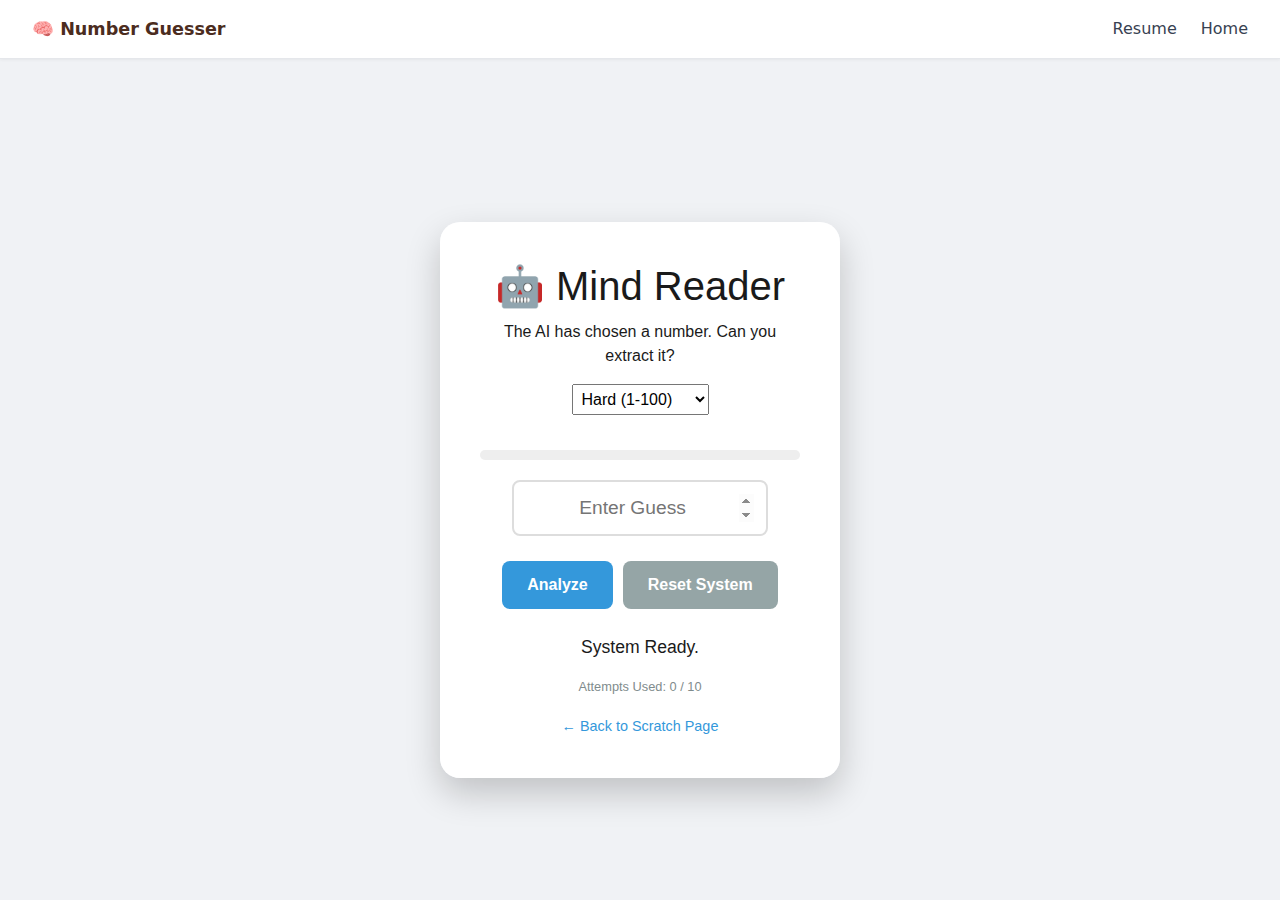
<file: index.html>
<!DOCTYPE html>
<html lang="en">
<head>
<meta charset="UTF-8">
<title>Mind Reader: AI Edition</title>
<link href="https://cdn.jsdelivr.net/npm/bootstrap@5.3.0/dist/css/bootstrap.min.css" rel="stylesheet">

<style>
    body {
    font-family: 'Segoe UI', Roboto, Helvetica, Arial, sans-serif;
    background-color: #f0f2f5;        
    color: #1a1a1a;
    margin: 0;
    display: flex;
    flex-direction: column; 
    min-height: 100vh;      
    transition: background-color 0.5s ease;
}

    .page-content {
    display: flex;
    justify-content: center;
    align-items: center;
    min-height: calc(100vh - 70px);
    padding-top: 40px;
}
    
    .top-nav {
    box-shadow: 0 1px 3px rgba(0, 0, 0, 0.05);
}


    /* Dynamic Glitch Backgrounds */
    .level-1 { background-color: #e1e8ed; }
    .level-2 { background-color: #d1d8e0; border: 5px solid #3498db; }
    .level-3 { background-color: #2c3e50; color: white; }
    .level-max { 
        background-color: #000; 
        color: #ff0000; 
        text-shadow: 2px 2px #550000;
        animation: shake 0.2s infinite;
    }

    @keyframes shake {
        0% { transform: translate(1px, 1px) rotate(0deg); }
        20% { transform: translate(-1px, -2px) rotate(-1deg); }
        50% { transform: translate(-3px, 1px) rotate(1deg); }
        100% { transform: translate(1px, -1px) rotate(0deg); }
    }

    .game-wrapper {
    min-height: 100vh;
    display: flex;
    justify-content: center;
    align-items: center;
    padding: 20px;
}


    h1 { margin-bottom: 10px; }

    .progress-container {
        background: #eee;
        border-radius: 10px;
        height: 10px;
        margin: 20px 0;
        overflow: hidden;
    }
    #progress-bar {
        background: #3498db;
        height: 100%;
        width: 0%;
        transition: width 0.4s ease, background 0.4s;
    }

    input[type="number"] {
        width: 80%;
        padding: 12px;
        border: 2px solid #ddd;
        border-radius: 8px;
        font-size: 1.2rem;
        text-align: center;
        outline: none;
    }

    .btn-group { margin-top: 20px; }
    
    button {
        padding: 12px 25px;
        border: none;
        border-radius: 8px;
        font-weight: bold;
        cursor: pointer;
        transition: 0.2s;
        margin: 5px;
    }

    .btn-guess { background: #3498db; color: white; }
    .btn-guess:hover { background: #2980b9; transform: scale(1.05); }
    .btn-reset { background: #95a5a6; color: white; }

    #feedback { font-size: 1.1rem; margin-top: 20px; min-height: 1.5em; }

    .top-nav {
        display: flex;
        justify-content: space-between;
        align-items: center;
        padding: 16px 32px;
        background-color: #ffffff;
        border-bottom: 1px solid #e5e7eb;
        font-family: system-ui, -apple-system, BlinkMacSystemFont, sans-serif;

        position: sticky;
        top: 0;
        z-index: 100;
    }

    .nav-brand {
    color: #4b2c20;
    font-weight: 600;
    font-size: 1.1rem;
    text-decoration: none;
}

    .nav-links {
        display: flex;
        gap: 24px;
    }

    .nav-links a {
        text-decoration: none;
        color: #374151;
        font-weight: 500;
        position: relative;
        transition: color 0.2s ease;
    }

    .nav-links a:hover {
        color: #2563eb;
    }

    .nav-links a::after {
        content: "";
        position: absolute;
        left: 0;
        bottom: -6px;
        width: 0%;
        height: 2px;
        background-color: #2563eb;
        transition: width 0.25s ease;
    }

    .nav-links a:hover::after {
        width: 100%;
    }
    
    .nav-links a.active {
        color: #2563eb;
        font-weight: 600;
    }
    .game-card {
    background: rgba(255, 255, 255, 0.95);
    color:#1a1a1a;
    padding: 40px;
    width: 100%;
    max-width: 400px;
    border-radius: 20px;
    box-shadow: 0 15px 35px rgba(0,0,0,0.2);
    text-align: center;
    transition: transform 0.3s ease;
}

.level-max .game-card {
    background: rgba(20, 20, 20, 0.9);
    border: 2px solid #ff0000;
    color: white;
}

    .page-content {
    display: flex;
    justify-content: center;
    align-items: center;    
    flex-grow: 1;      
}
</style>
</head>

<body>

<nav class="top-nav">
  <a href="index.html" class="nav-brand">🧠 Number Guesser</a>

  <div class="nav-links">
    <a href="resume.html">Resume</a>
    <a href="scratch.html">Home</a>
  </div>
</nav>
<div class="page-content">
    <div class="game-card">
        <h1 id="title">🤖 Mind Reader</h1>
        <p>The AI has chosen a number. Can you extract it?</p>

        <select id="difficulty" style="margin-bottom: 15px; padding: 5px;">
            <option value="10">Easy (1-10)</option>
            <option value="50">Medium (1-50)</option>
            <option value="100" selected>Hard (1-100)</option>
        </select>

        <div class="progress-container">
            <div id="progress-bar"></div>
        </div>

        <input type="number" id="guessInput" placeholder="Enter Guess" autofocus>

        <div class="btn-group">
            <button class="btn-guess" onclick="makeGuess()">Analyze</button>
            <button class="btn-reset" onclick="resetGame()">Reset System</button>
        </div>

        <p id="feedback">System Ready.</p>
        <p id="attempts-text" style="font-size: 0.8rem; color: #7f8c8d;">Attempts Used: 0 / 10</p>
        
        <a href="scratch.html" style="display:block; margin-top:20px; color:#3498db; text-decoration:none; font-size:0.9rem;">← Back to Scratch Page</a>
    </div> </div>

<script>
    let maxNumber = 100;
    let secretNumber = Math.floor(Math.random() * maxNumber) + 1;
    let attempts = 0;
    const maxAttempts = 10;

    const input = document.getElementById("guessInput");
    
    // Allow "Enter" key to submit guess
    input.addEventListener("keypress", (e) => {
        if (e.key === "Enter") makeGuess();
    });

    document.getElementById("difficulty").addEventListener("change", function() {
        maxNumber = parseInt(this.value);
        resetGame();
    });

    function makeGuess() {
        const guess = parseInt(input.value);
        const feedback = document.getElementById("feedback");
        const bar = document.getElementById("progress-bar");

        if (isNaN(guess) || guess < 1 || guess > maxNumber) {
            feedback.textContent = "Error: Input out of bounds.";
            feedback.style.color = "#e67e22";
            return;
        }

        attempts++;
        updateUI(guess);

        if (guess === secretNumber) {
            feedback.textContent = "SUCCESS: Mind match found!";
            feedback.style.color = "#27ae60";
            endGame(true);
        } else if (attempts >= maxAttempts) {
            feedback.textContent = `CRITICAL FAILURE: Number was ${secretNumber}`;
            feedback.style.color = "#c0392b";
            endGame(false);
        } else {
            feedback.textContent = guess < secretNumber ? "STATUS: Too Low" : "STATUS: Too High";
            feedback.style.color = "#34495e";
        }
        
        input.value = "";
        input.focus();
    }

    function updateUI() {
        const percentage = (attempts / maxAttempts) * 100;
        const bar = document.getElementById("progress-bar");
        bar.style.width = percentage + "%";
        
        document.getElementById("attempts-text").textContent = `Attempts Used: ${attempts} / ${maxAttempts}`;

        // Dynamic Styling based on attempts
        if (attempts >= 9) {
            document.body.className = "level-max";
            bar.style.background = "#ff0000";
        } else if (attempts >= 7) {
            document.body.className = "level-3";
            bar.style.background = "#e67e22";
        } else if (attempts >= 4) {
            document.body.className = "level-2";
            bar.style.background = "#f1c40f";
        } else {
            document.body.className = "level-1";
        }
    }

    function endGame(win) {
        input.disabled = true;
        document.querySelector(".btn-guess").disabled = true;
        if(win) {
            document.getElementById("title").textContent = "🔓 Access Granted";
        } else {
            document.getElementById("title").textContent = "🔒 System Locked";
        }
    }

    function resetGame() {
        secretNumber = Math.floor(Math.random() * maxNumber) + 1;
        attempts = 0;
        document.body.className = "";
        input.disabled = false;
        input.value = "";
        document.querySelector(".btn-guess").disabled = false;
        document.getElementById("progress-bar").style.width = "0%";
        document.getElementById("feedback").textContent = "System Ready.";
        document.getElementById("feedback").style.color = "#333";
        document.getElementById("title").textContent = "🤖 Mind Reader";
        document.getElementById("attempts-text").textContent = "Attempts Used: 0 / 10";
    }
</script>

</body>
</html>
</file>
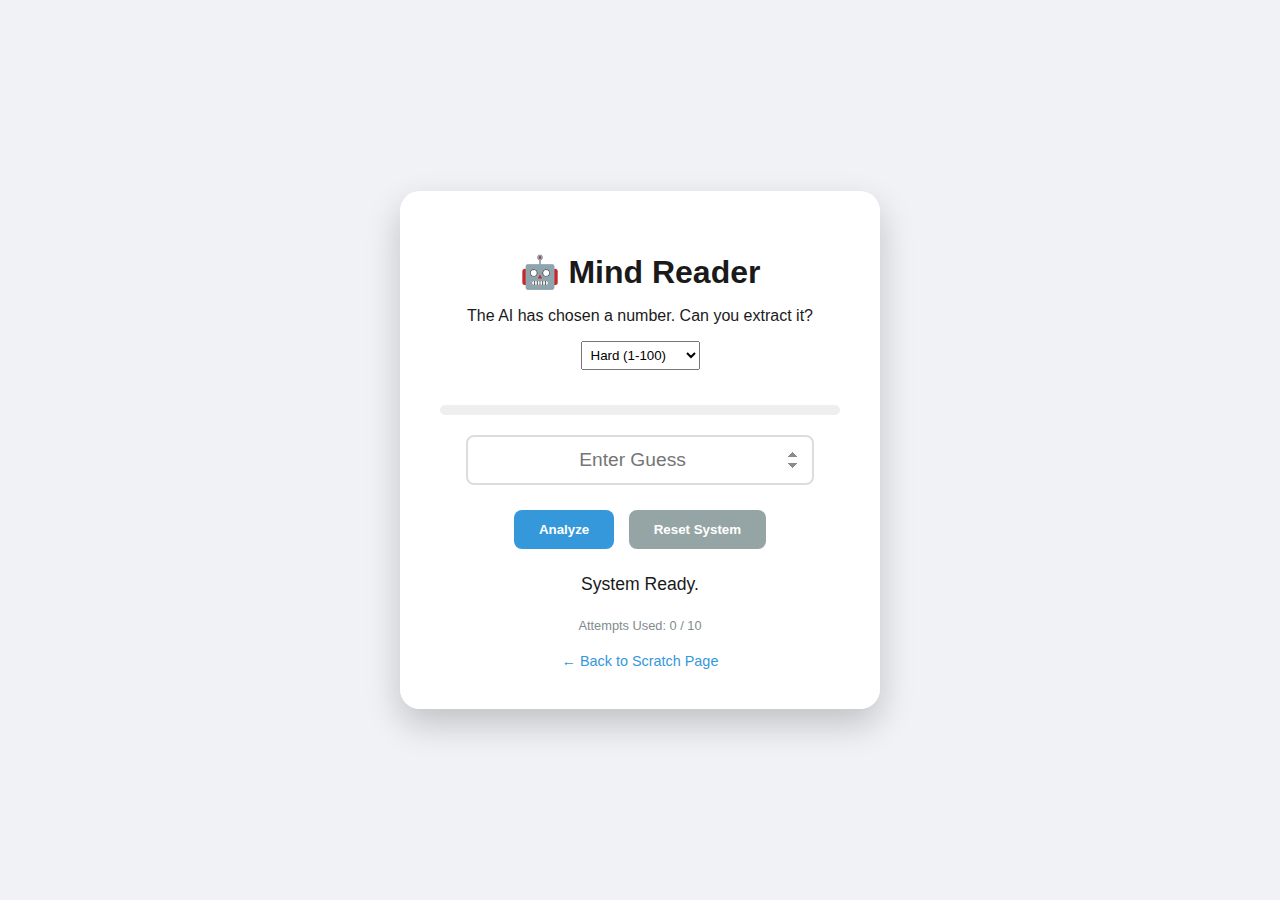
<file: 1231231231.html>
<!DOCTYPE html>
<html lang="en">
<head>
<meta charset="UTF-8">
<title>Mind Reader: AI Edition</title>

<style>
    /* Base Styles */
    body {
        font-family: 'Segoe UI', Roboto, Helvetica, Arial, sans-serif;
        background-color: #f0f2f5;
        color: #1a1a1a;
        display: flex;
        justify-content: center;
        align-items: center;
        height: 100vh;
        margin: 0;
        overflow: hidden;
        transition: all 0.5s ease;
    }

    /* Dynamic Glitch Backgrounds */
    .level-1 { background-color: #e1e8ed; }
    .level-2 { background-color: #d1d8e0; border: 5px solid #3498db; }
    .level-3 { background-color: #2c3e50; color: white; }
    .level-max { 
        background-color: #000; 
        color: #ff0000; 
        text-shadow: 2px 2px #550000;
        animation: shake 0.2s infinite;
    }

    @keyframes shake {
        0% { transform: translate(1px, 1px) rotate(0deg); }
        20% { transform: translate(-1px, -2px) rotate(-1deg); }
        50% { transform: translate(-3px, 1px) rotate(1deg); }
        100% { transform: translate(1px, -1px) rotate(0deg); }
    }

    .game-card {
        background: rgba(255, 255, 255, 0.95);
        padding: 40px;
        width: 100%;
        max-width: 400px;
        border-radius: 20px;
        box-shadow: 0 15px 35px rgba(0,0,0,0.2);
        text-align: center;
        transition: transform 0.3s ease;
    }

    .level-max .game-card {
        background: rgba(20, 20, 20, 0.9);
        border: 2px solid #ff0000;
        color: white;
    }

    h1 { margin-bottom: 10px; }
    
    /* Progress Bar */
    .progress-container {
        background: #eee;
        border-radius: 10px;
        height: 10px;
        margin: 20px 0;
        overflow: hidden;
    }
    #progress-bar {
        background: #3498db;
        height: 100%;
        width: 0%;
        transition: width 0.4s ease, background 0.4s;
    }

    input[type="number"] {
        width: 80%;
        padding: 12px;
        border: 2px solid #ddd;
        border-radius: 8px;
        font-size: 1.2rem;
        text-align: center;
        outline: none;
    }

    .btn-group { margin-top: 20px; }
    
    button {
        padding: 12px 25px;
        border: none;
        border-radius: 8px;
        font-weight: bold;
        cursor: pointer;
        transition: 0.2s;
        margin: 5px;
    }

    .btn-guess { background: #3498db; color: white; }
    .btn-guess:hover { background: #2980b9; transform: scale(1.05); }
    .btn-reset { background: #95a5a6; color: white; }

    #feedback { font-size: 1.1rem; margin-top: 20px; min-height: 1.5em; }
</style>
</head>

<body>

<div class="game-card">
    <h1 id="title">🤖 Mind Reader</h1>
    <p>The AI has chosen a number. Can you extract it?</p>

    <select id="difficulty" style="margin-bottom: 15px; padding: 5px;">
        <option value="10">Easy (1-10)</option>
        <option value="50">Medium (1-50)</option>
        <option value="100" selected>Hard (1-100)</option>
    </select>

    <div class="progress-container">
        <div id="progress-bar"></div>
    </div>

    <input type="number" id="guessInput" placeholder="Enter Guess" autofocus>

    <div class="btn-group">
        <button class="btn-guess" onclick="makeGuess()">Analyze</button>
        <button class="btn-reset" onclick="resetGame()">Reset System</button>
    </div>

    <p id="feedback">System Ready.</p>
    <p id="attempts-text" style="font-size: 0.8rem; color: #7f8c8d;">Attempts Used: 0 / 10</p>
    
    <a href="scratch.html" style="display:block; margin-top:20px; color:#3498db; text-decoration:none; font-size:0.9rem;">← Back to Scratch Page</a>
</div>

<script>
    let maxNumber = 100;
    let secretNumber = Math.floor(Math.random() * maxNumber) + 1;
    let attempts = 0;
    const maxAttempts = 10;

    const input = document.getElementById("guessInput");
    
    // Allow "Enter" key to submit guess
    input.addEventListener("keypress", (e) => {
        if (e.key === "Enter") makeGuess();
    });

    document.getElementById("difficulty").addEventListener("change", function() {
        maxNumber = parseInt(this.value);
        resetGame();
    });

    function makeGuess() {
        const guess = parseInt(input.value);
        const feedback = document.getElementById("feedback");
        const bar = document.getElementById("progress-bar");

        if (isNaN(guess) || guess < 1 || guess > maxNumber) {
            feedback.textContent = "Error: Input out of bounds.";
            feedback.style.color = "#e67e22";
            return;
        }

        attempts++;
        updateUI(guess);

        if (guess === secretNumber) {
            feedback.textContent = "SUCCESS: Mind match found!";
            feedback.style.color = "#27ae60";
            endGame(true);
        } else if (attempts >= maxAttempts) {
            feedback.textContent = `CRITICAL FAILURE: Number was ${secretNumber}`;
            feedback.style.color = "#c0392b";
            endGame(false);
        } else {
            feedback.textContent = guess < secretNumber ? "STATUS: Too Low" : "STATUS: Too High";
            feedback.style.color = "#34495e";
        }
        
        input.value = "";
        input.focus();
    }

    function updateUI() {
        const percentage = (attempts / maxAttempts) * 100;
        const bar = document.getElementById("progress-bar");
        bar.style.width = percentage + "%";
        
        document.getElementById("attempts-text").textContent = `Attempts Used: ${attempts} / ${maxAttempts}`;

        // Dynamic Styling based on attempts
        if (attempts >= 9) {
            document.body.className = "level-max";
            bar.style.background = "#ff0000";
        } else if (attempts >= 7) {
            document.body.className = "level-3";
            bar.style.background = "#e67e22";
        } else if (attempts >= 4) {
            document.body.className = "level-2";
            bar.style.background = "#f1c40f";
        } else {
            document.body.className = "level-1";
        }
    }

    function endGame(win) {
        input.disabled = true;
        document.querySelector(".btn-guess").disabled = true;
        if(win) {
            document.getElementById("title").textContent = "🔓 Access Granted";
        } else {
            document.getElementById("title").textContent = "🔒 System Locked";
        }
    }

    function resetGame() {
        secretNumber = Math.floor(Math.random() * maxNumber) + 1;
        attempts = 0;
        document.body.className = "";
        input.disabled = false;
        input.value = "";
        document.querySelector(".btn-guess").disabled = false;
        document.getElementById("progress-bar").style.width = "0%";
        document.getElementById("feedback").textContent = "System Ready.";
        document.getElementById("feedback").style.color = "#333";
        document.getElementById("title").textContent = "🤖 Mind Reader";
        document.getElementById("attempts-text").textContent = "Attempts Used: 0 / 10";
    }
</script>

</body>
</html>
</file>
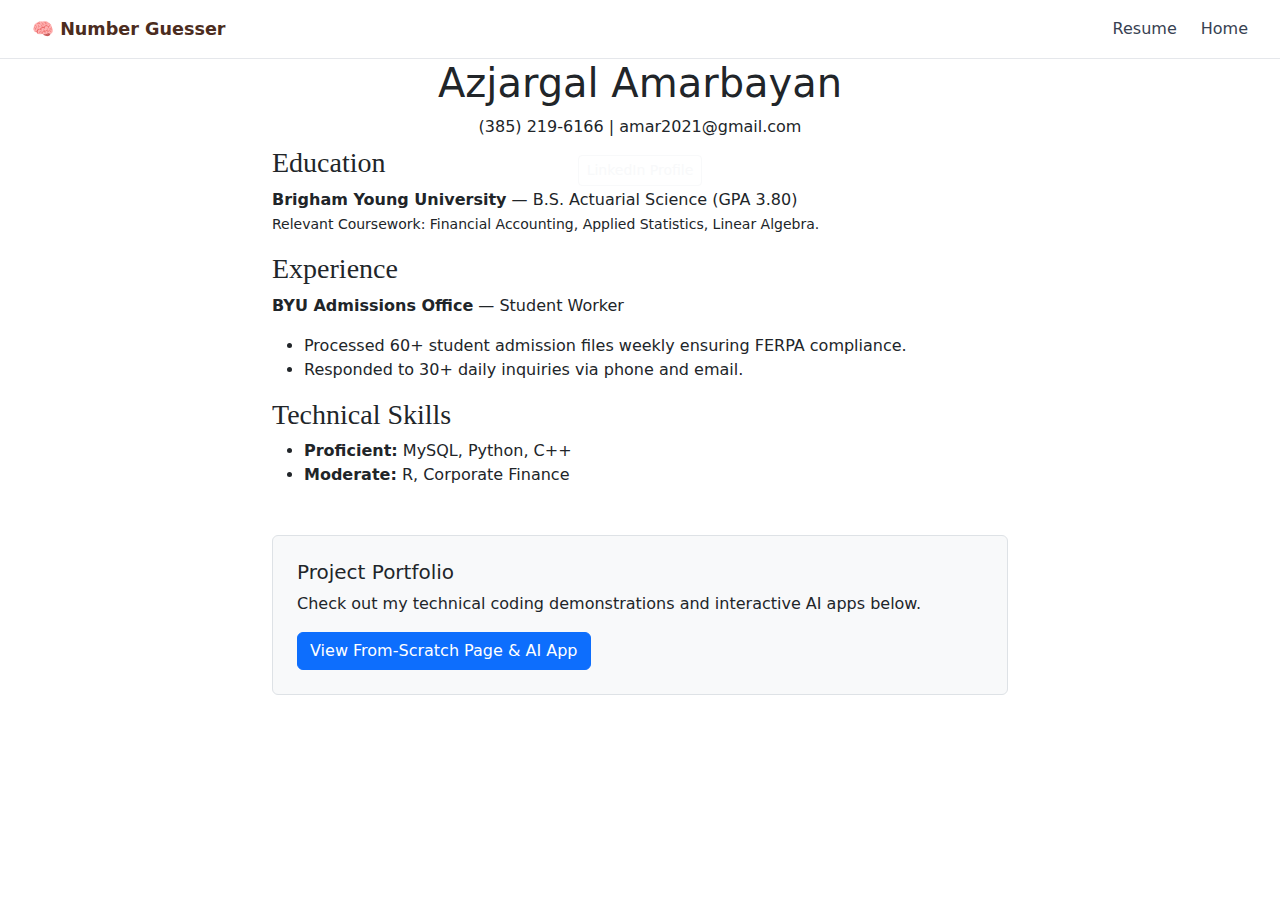
<file: resume.html>
<!DOCTYPE html>
<html lang="en">
<head>
    <meta charset="UTF-8">
    <meta name="viewport" content="width=device-width, initial-scale=1.0">
    <title>Azjargal Amarbayan | Resume</title>
    <link rel="stylesheet" href="mystyles.css">
    <link href="https://cdn.jsdelivr.net/npm/bootstrap@5.3.0/dist/css/bootstrap.min.css" rel="stylesheet">
   
</head>
<body>
<nav class="top-nav">
  <a href="index.html" class="nav-brand">🧠 Number Guesser</a>

  <div class="nav-links">
    <a href="resume.html">Resume</a>
    <a href="scratch.html">Home</a>
  </div>
</nav>

<div class="resume-header text-center">
    <h1>Azjargal Amarbayan</h1>
    <p>(385) 219-6166 | amar2021@gmail.com</p>
    <a href="https://linkedin.com/in/azjamar" class="btn btn-outline-light btn-sm">LinkedIn Profile</a>
</div>

<div class="container">
    <div class="row">
        <div class="col-md-8 mx-auto">
            <h3>Education</h3>
            <p><strong>Brigham Young University</strong> — B.S. Actuarial Science (GPA 3.80)<br>
            <small>Relevant Coursework: Financial Accounting, Applied Statistics, Linear Algebra.</small></p>

            <h3>Experience</h3>
            <p><strong>BYU Admissions Office</strong> — Student Worker<br>
            <ul>
                <li>Processed 60+ student admission files weekly ensuring FERPA compliance.</li>
                <li>Responded to 30+ daily inquiries via phone and email.</li>
            </ul></p>

            <h3>Technical Skills</h3>
            <ul>
                <li><strong>Proficient:</strong> MySQL, Python, C++</li>
                <li><strong>Moderate:</strong> R, Corporate Finance</li>
            </ul>

            <div class="mt-5 p-4 bg-light border rounded">
                <h5>Project Portfolio</h5>
                <p>Check out my technical coding demonstrations and interactive AI apps below.</p>
                <a href="scratch.html" class="btn btn-primary">View From-Scratch Page & AI App</a>
            </div>
        </div>
    </div>
</div>

</body>
</html>
</file>
<file: mystyles.css>
/* ===== Base Reset ===== */
* {
    box-sizing: border-box;
}

body {
    margin: 0;
    font-family: 'Segoe UI', Tahoma, Geneva, sans-serif;
    background: #f4f7f6;
    color: #334e68;
    line-height: 1.65;
}

/* ===== Navigation ===== */
.top-nav {
    background-color: #ffffff;
    border-bottom: 1px solid #e5e7eb;
    padding: 16px 32px;
    display: flex;
    justify-content: space-between;
    align-items: center;
    position: sticky;
    top: 0;
    z-index: 100;
}

.nav-brand {
    color: #4b2c20;
    font-weight: 600;
    font-size: 1.1rem;
    text-decoration: none;
}

.nav-links {
    display: flex;
    gap: 24px;
}

.nav-links a {
    color: #374151; /* Dark gray text */
    text-decoration: none;
    font-weight: 500;
    position: relative;
    transition: color 0.2s ease;
}

.nav-links a:hover {
    color: #2563eb; /* Bright blue text on hover */
}

.nav-links a::after {
    content: "";
    position: absolute;
    left: 0;
    bottom: -6px;
    width: 0%;
    height: 2px;
    background: #2563eb; /* Change from green to blue */
    transition: width 0.25s ease;
}
}

/* ===== Hero Header ===== */
.hero-header {
    background: linear-gradient(135deg, #102a43, #243b53);
    color: #f0f4f8;
    padding: 80px 20px;
    text-align: center;
}

.hero-header h1 {
    font-family: 'Georgia', serif;
    font-size: 2.6rem;
    margin-bottom: 12px;
}

.hero-header p {
    font-size: 1.1rem;
    max-width: 650px;
    margin: 0 auto;
    color: #d9e2ec;
}

/* ===== Layout Container ===== */
.container {
    max-width: 900px;
    margin: -40px auto 60px;
    padding: 0 20px;
}

/* ===== Content Cards ===== */
.content-block {
    background: #ffffff;
    padding: 40px;
    margin-bottom: 32px;
    border-radius: 14px;
    box-shadow: 0 10px 25px rgba(0, 0, 0, 0.06);
}

/* Accent card */
.accent-box {
    border-left: 6px solid #27ab83;
}

/* ===== Headings ===== */
h3 {
    font-family: 'Georgia', serif;
    font-size: 1.5rem;
    margin-bottom: 16px;
    color: #243b53;
}

/* ===== Image ===== */
.featured-img {
    width: 100%;
    max-width: 720px;
    border-radius: 12px;
    box-shadow: 0 8px 20px rgba(0, 0, 0, 0.08);
}

/* ===== Lists ===== */
.main-list {
    padding-left: 20px;
}

.main-list > li {
    margin-bottom: 16px;
}

.sub-list {
    margin-top: 8px;
    padding-left: 20px;
    color: #486581;
}

/* ===== Video ===== */
.video-container {
    position: relative;
    padding-bottom: 56.25%;
    height: 0;
    overflow: hidden;
    border-radius: 12px;
}

.video-container iframe {
    position: absolute;
    top: 0;
    left: 0;
    width: 100%;
    height: 100%;
}

/* ===== Buttons ===== */
.btn-app {
    display: inline-block;
    margin-top: 16px;
    padding: 14px 28px;
    background: #27ab83;
    color: #ffffff;
    text-decoration: none;
    font-weight: 600;
    border-radius: 8px;
    transition: transform 0.2s ease, background 0.2s ease;
}

.btn-app:hover {
    background: #1c7c60;
    transform: translateY(-2px);
}

/* ===== Footer ===== */
footer {
    text-align: center;
    padding: 40px 0 20px;
}

.back-link {
    color: #627d98;
    text-decoration: none;
    font-weight: 500;
}

.back-link:hover {
    color: #102a43;
}
</file>
